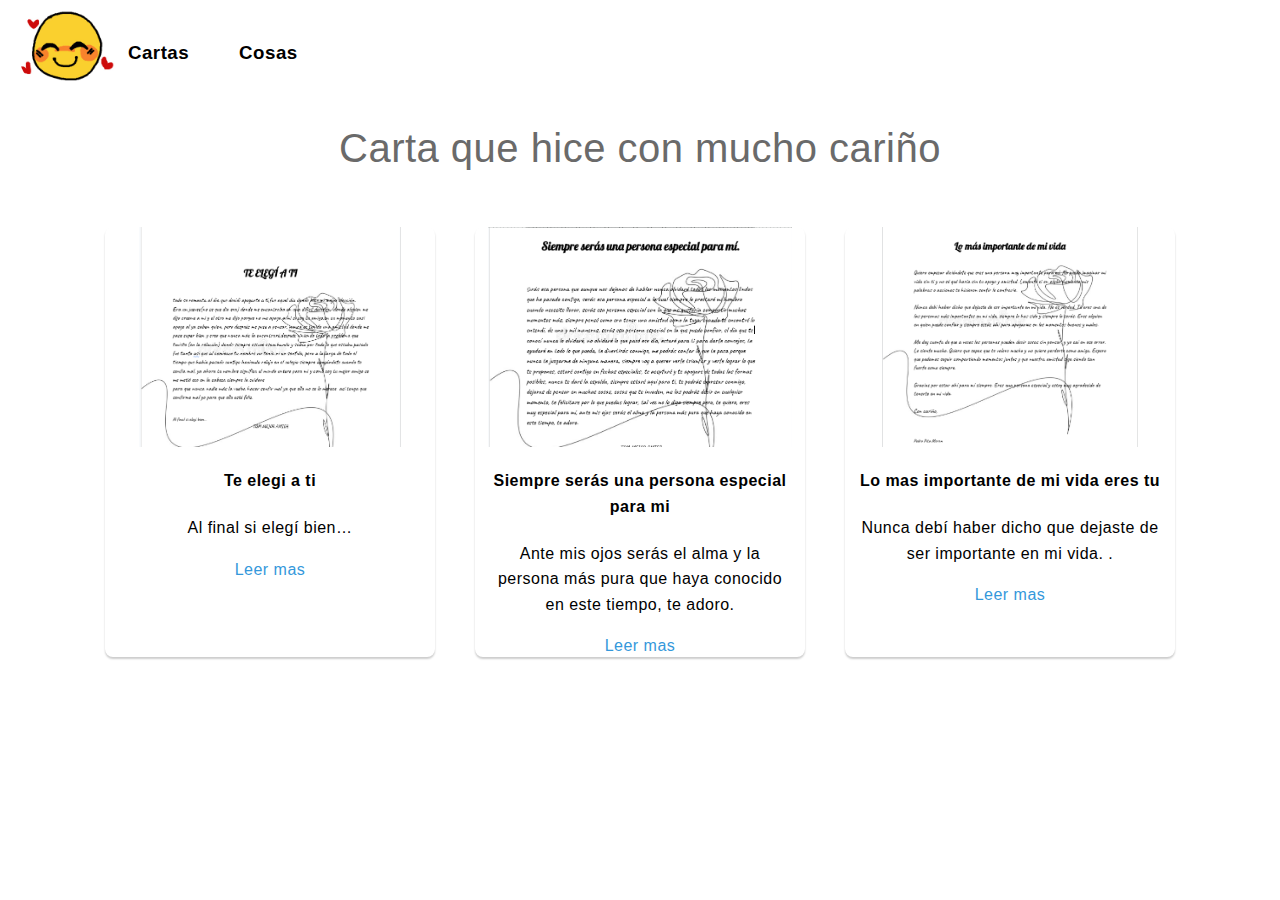
<file: cartas.html>
<html lang="es">
        <head>
            <meta charset="UTF-8"/>
            <meta http-equiv="x-UA-compatible" content="IE=edge"/>
            <meta name=" viewport" content="width=divice-width, user-scalable=no ,intial-scale=1.0, maximun-scale=1.0, minimum-scale=1.0" />
            <link rel="stylesheet" href="carta.css"/>
            <title>Mi pinterest</title>
        </head>
        <header>
            <div class="logo">
                <a href="index.html"><img src="fotos/logo.jpg"></a>  
               <a href="cartas.html"> <h3>Cartas</h3></a>
               <a href="cosas.html"> <h3>Cosas</h3></a>
                

            </div>
            
        </header>
        <body>
            <h1 class="title">Carta que hice con mucho cariño</h1>

            <div class=" container">
                <div class=" card">
                    <img src="pdf/te elegi a ti.png">
                    <h4> Te elegi a ti</h4>
                    <p>Al final si elegí bien…</p>
                    <a href="https://drive.google.com/file/d/1LSUQ1GE2U9VFPekUWKQ492hXA7NogCGu/view?usp=sharing">Leer mas</a>
                </div>
               
                    <div class=" card">
                        <img src="pdf/mi persona especial.PNG">
                        <h4> Siempre serás una persona especial para mi</h4>
                        <p>Ante mis ojos serás el alma y la persona más pura que haya conocido en este tiempo, te adoro.</p>
                        <a href="https://drive.google.com/file/d/1uSWmakIRaQp_LRZx14x_5C8eDjg8CpSj/view?usp=sharing">Leer mas</a>
                    </div>
                    
                        <div class=" card">
                            <img src="pdf/lo mas importaste para mi.png">
                            <h4> Lo mas importante de mi vida eres tu</h4>
                            <p>Nunca debí haber dicho que dejaste de ser importante en mi vida. .</p>
                            <a href="https://drive.google.com/file/d/1kK9aQRPkts8GzEyR6TD1diZp7pKHHwZO/view?usp=sharing">Leer mas</a>
                        </div>
            </div>
        </body>
</html>
</file>
<file: carta.css>
html,body{
    margin: 0;
    padding: 0;
}
header{
    display: flex;
    height: 70px;
    max-width: 100%;

    justify-content: space-between;
    align-items: center;
    padding: 18px;
}
.logo img{
    border-radius: 50%;
    height: 100px;
    margin-right: 10px;
    max-width: 100%;
    margin-bottom: 0.5em;

}
.logo{
    display: flex;
    align-items: center;
    max-width: 100%;

}
.logo h3{
    color: black;
   
    margin-right: 50px;
    font-family: 'Franklin Gothic Medium', 'Arial Narrow', Arial, sans-serif;
    max-width: 100%;
    
    
}
.logo a{
    text-decoration: none;
}
body{
    width: 100%;
    height: 100%;
    font-family: sans-serif;
    letter-spacing: 0.03em;
    line-height: 1.6;

}
.title{
    text-align: center;
    font-size: 40px;
    color: #6a6a6a;
    margin-top: 10px;
    font-weight: 100;
    font-family: Impact, Haettenschweiler, 'Arial Narrow Bold', sans-serif;
}
.container{
    width: 100%;
    max-width: 1200px;
    height:430px ;
    display: flex;
    flex-wrap: wrap;
    justify-content: center;
    margin: auto;
}
.container .card{
    width: 330px;
    height: 430px;
    border-radius:8px ;
    box-shadow:  0 2px 2px rgba( 0, 0,0,0.2);
    overflow: hidden;
    margin: 20px;
    text-align: center;
    transition: all 0.25s;

}
.container .card:hover{
    transform:translateY(-15px);
    box-shadow: 0 12px 16px rgba(0, 0, 0,0.2);

}
.container .card img{ b
    width: 330px;
    height: 220px;
}
.container .card video{
    width: 330px;
    height: 220px;
}
.container .card h4{
    font-weight: 600;
}
.container .card p {
    padding: 0 1rem;
    font-size: 16px;
font-weight: 300;
}
.container .card a{
    font-weight: 500;
    text-decoration: none;
    color: #3498db;
}
</file>
